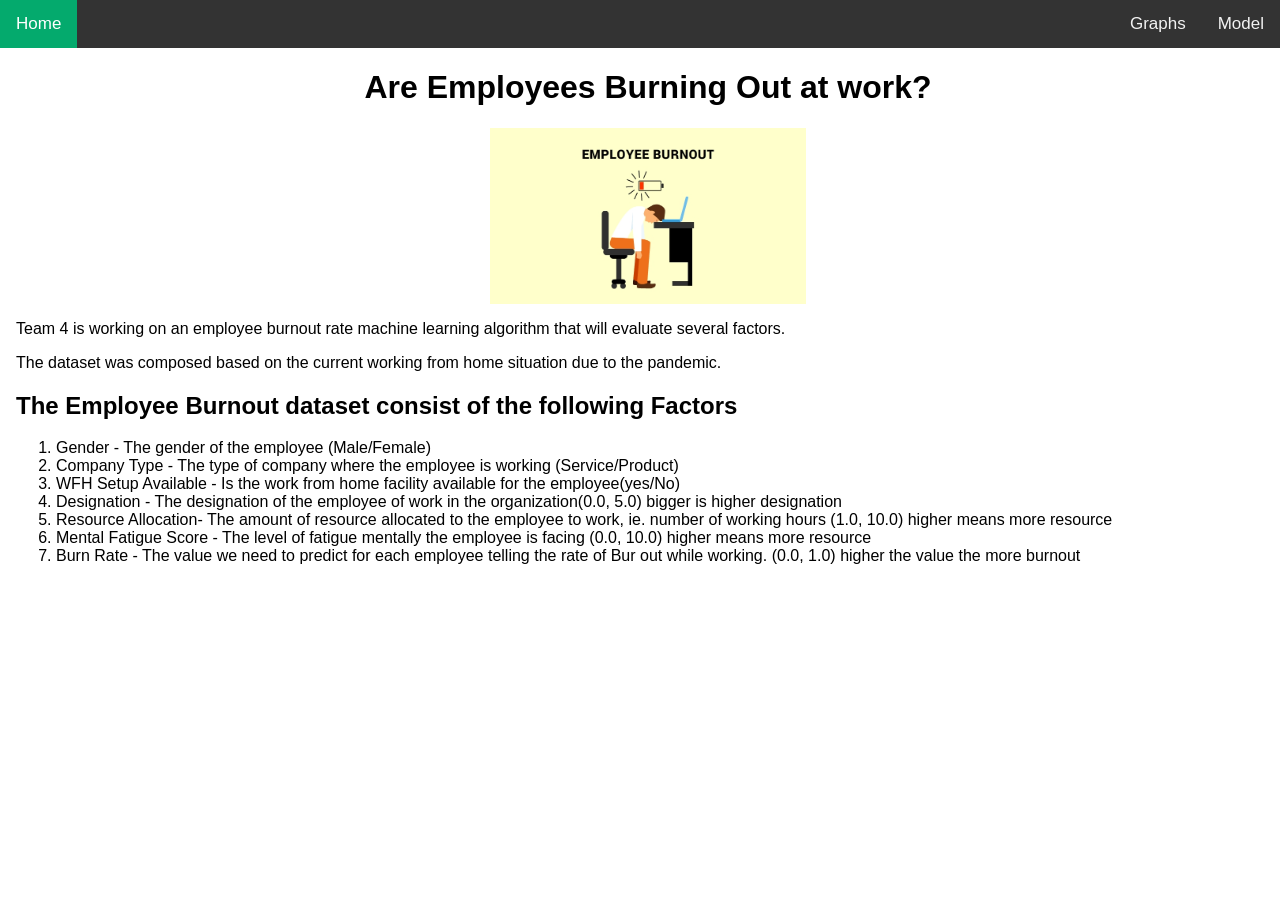
<file: index.html>
<!DOCTYPE html>
<html>
<head>
    <meta name="viewport" content="width=device-width, initial-scale=1">
    <link rel="stylesheet" href="style/style.css">
</head>
<body>

    <div class="topnav">
        <a class="active" href="#home">Home</a>
        
        <div class="topnav-right">
            <a href="html/sharice.html">Graphs</a>
            <a href="html/keiko.html">Model</a>
            
        </div>
    </div>
   
    <div style="padding-left:16px">
        <center><h1>Are Employees Burning Out at work?</h1></center>
        <img src="images/employeeburn.jpg" alt="Burnout" class="center">
        <p>Team 4 is working on an employee burnout rate machine learning algorithm that will evaluate several factors. </p>
        <p> The dataset was composed based on the current working from home situation due to the pandemic.</p>
        <h2>The Employee Burnout dataset consist of the following Factors</h2>
        <ol>
            <li>Gender - The gender of the employee (Male/Female)</li>
            <li>Company Type - The type of company where the employee is working (Service/Product)</li>
            <li>WFH Setup Available - Is the work from home facility available for the employee(yes/No)</li>
            <li>Designation - The designation of the employee of work in the organization(0.0, 5.0) bigger is higher designation</li>
            <li>Resource Allocation- The amount of resource allocated to the employee to work, ie. number of working hours (1.0, 10.0) higher means more resource</li>
            <li>Mental Fatigue Score - The level of fatigue mentally the employee is facing (0.0, 10.0) higher means more resource</li>
            <li>Burn Rate - The value we need to predict for each employee telling the rate of Bur out while working. (0.0, 1.0) higher the value the more burnout</li>
        </ol>

    </div>


</body>
</html>
</file>
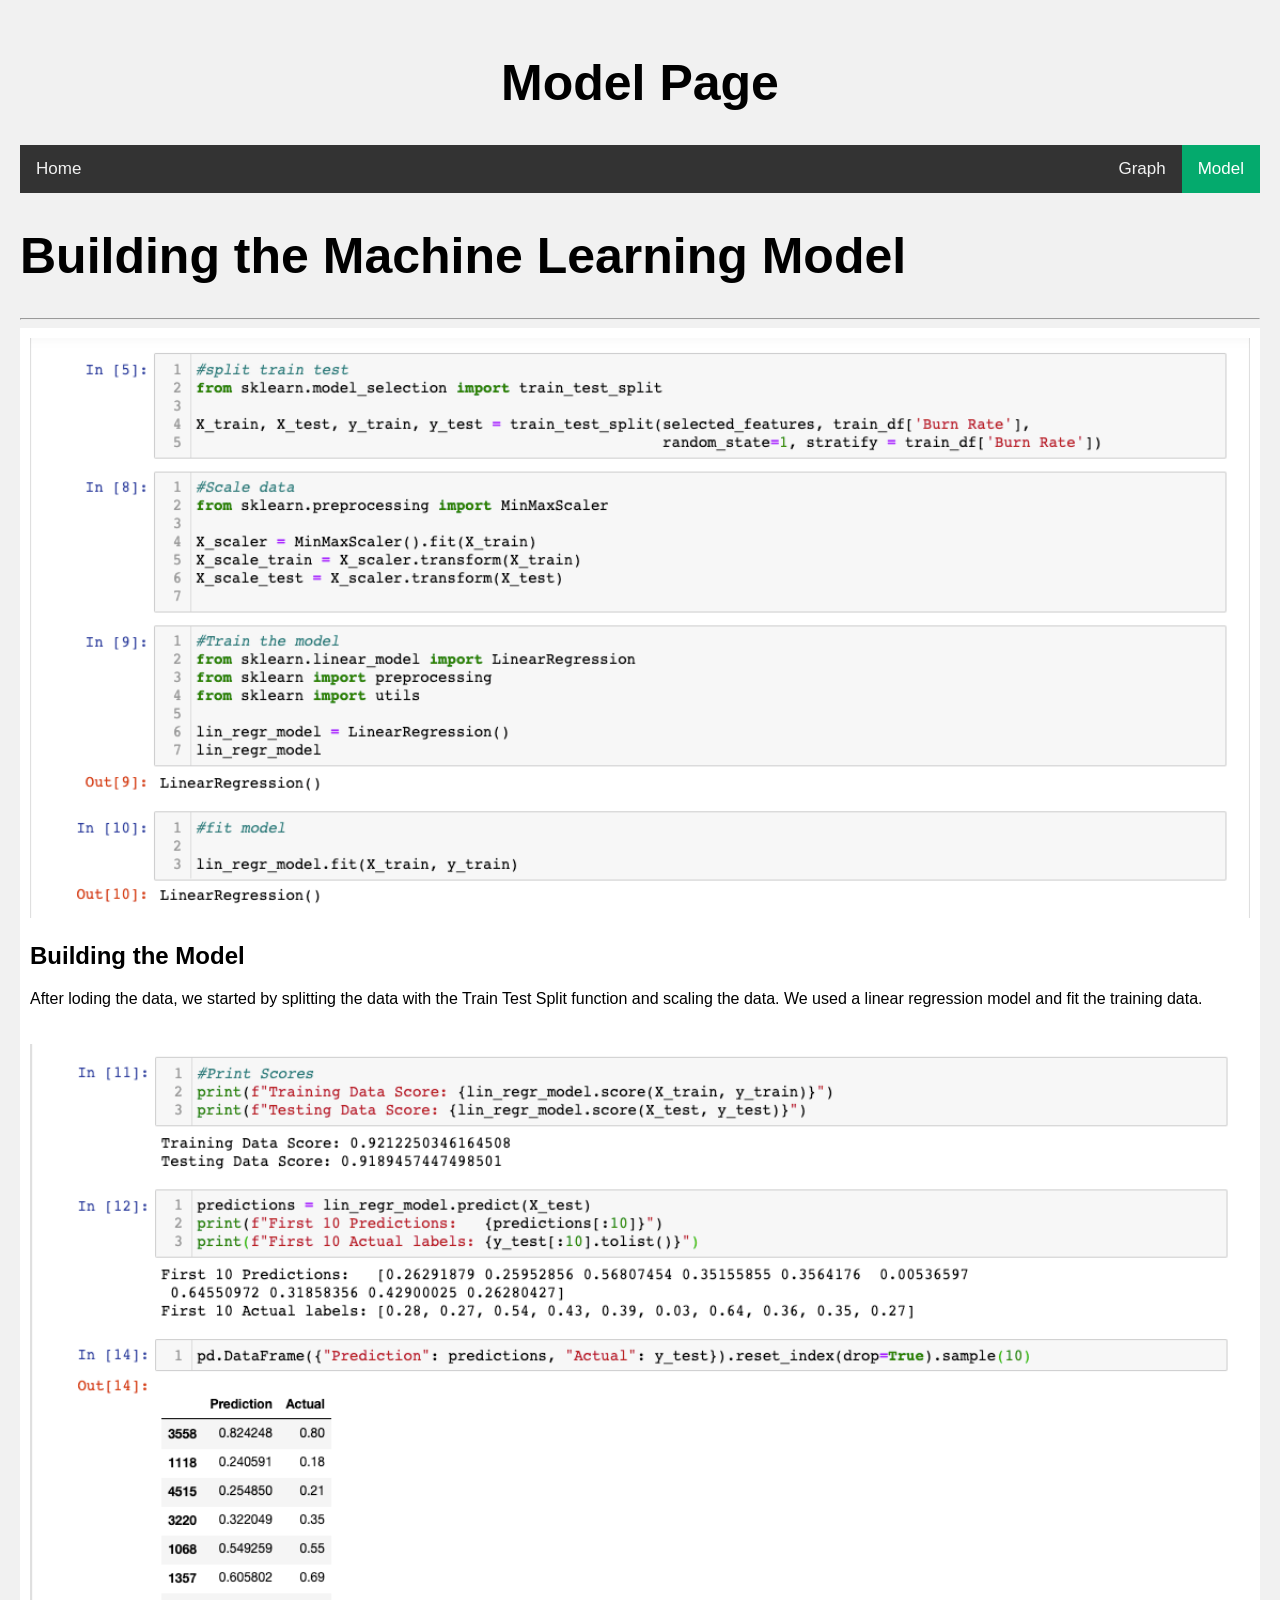
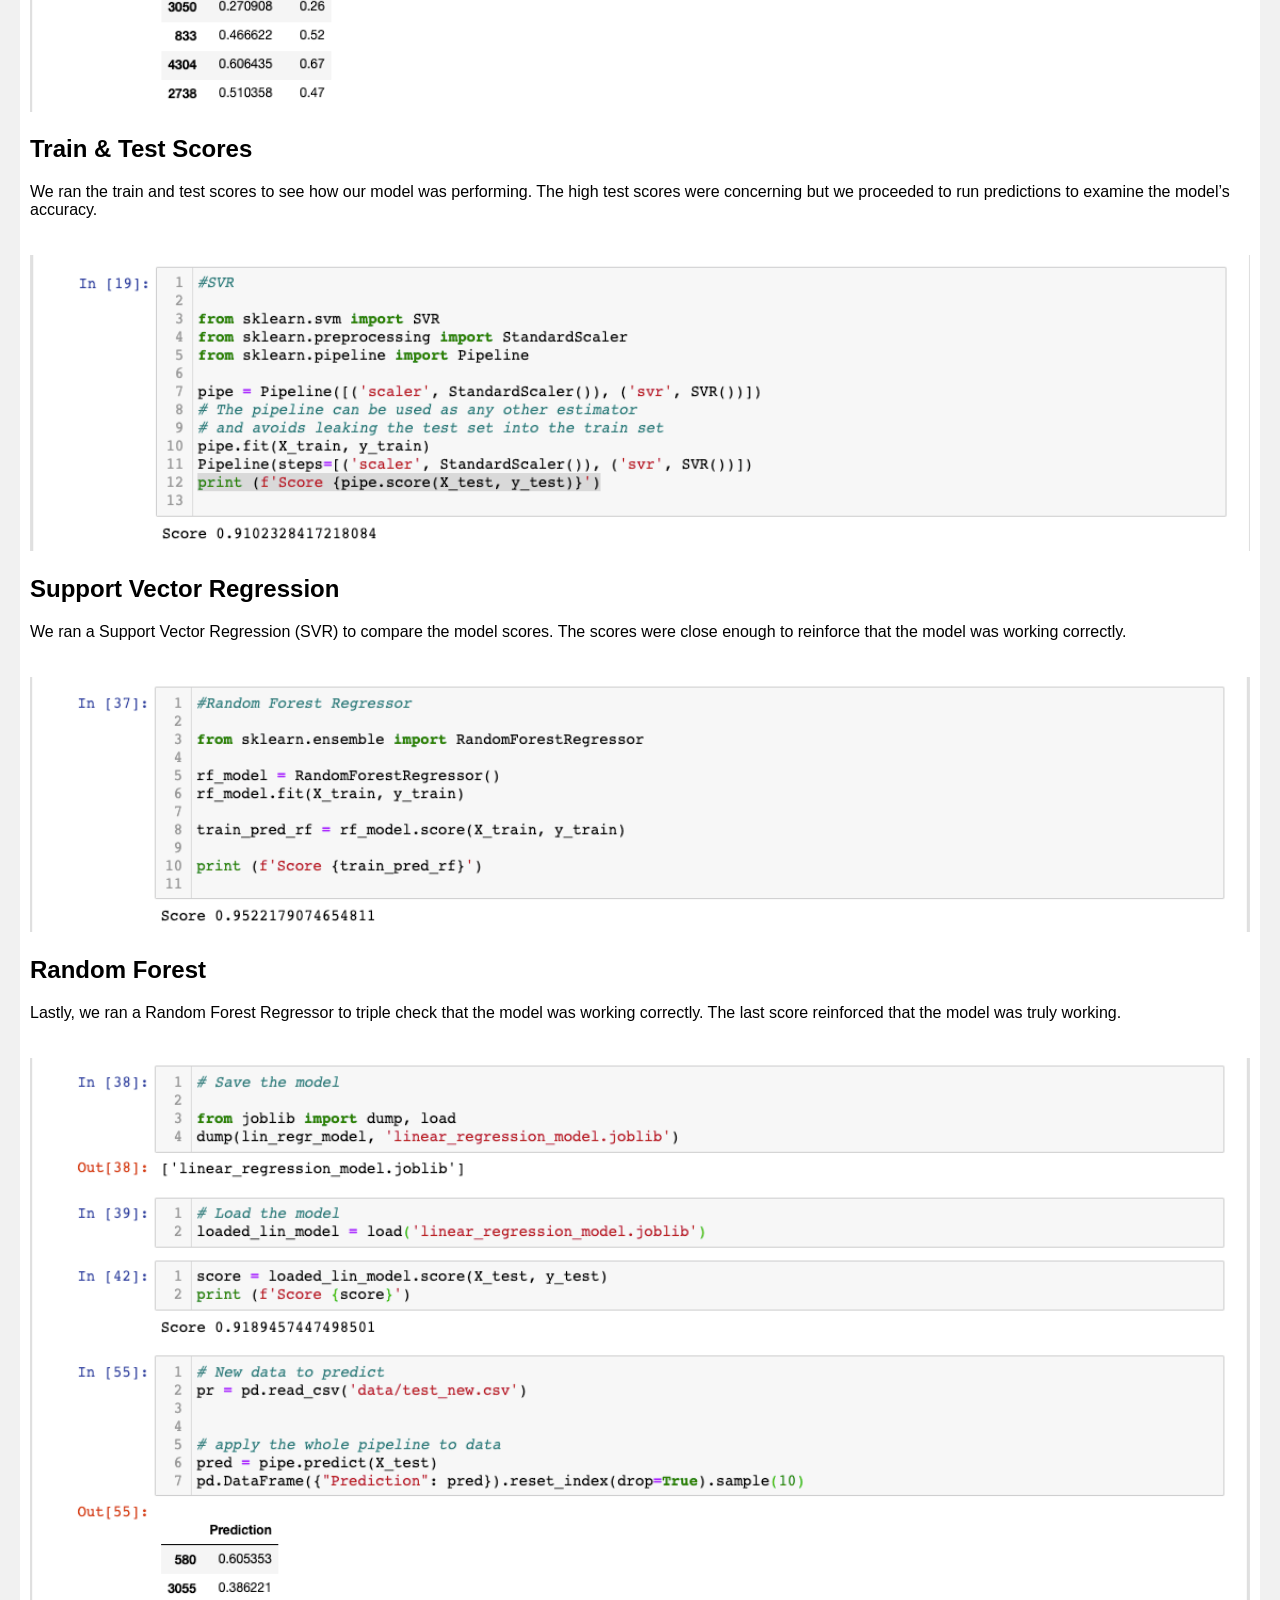
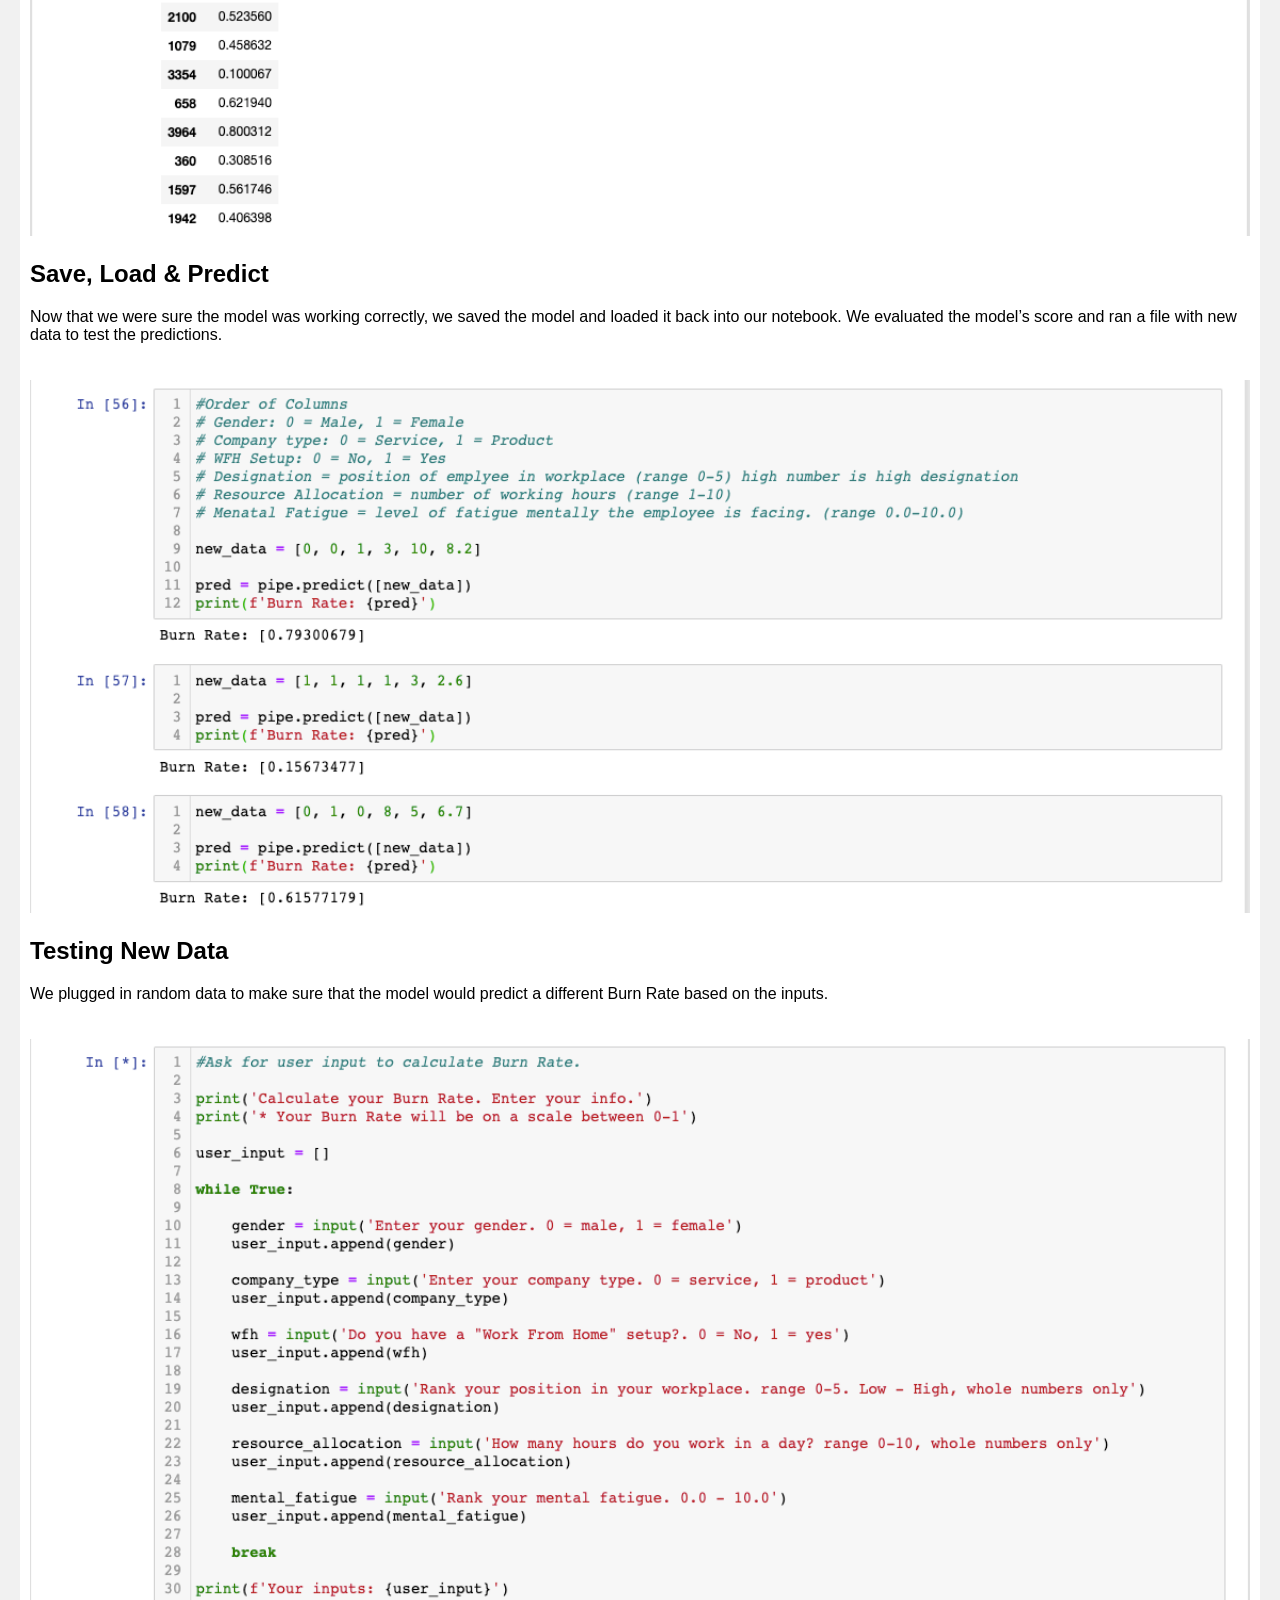
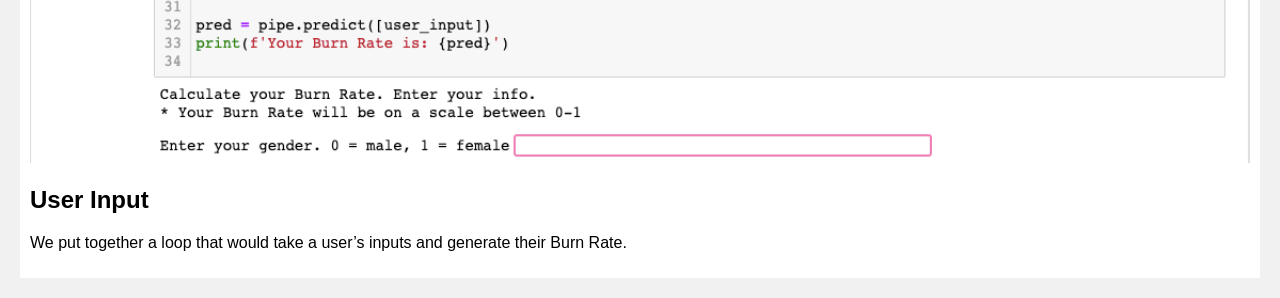
<file: html/keiko.html>
<!DOCTYPE html>
<html>
<head>
    <meta name="viewport" content="width=device-width, initial-scale=1">
    <link rel="stylesheet" href="../style/style.css">
    <style>
        * {
            box-sizing: border-box;
        }

        body {
            background-color: #f1f1f1;
            padding: 20px;
            font-family: Arial;
        }

        /* Center website */
        .main {
            max-width: 1000px;
            margin: auto;
        }

        h1 {
            font-size: 50px;
            word-break: break-all;
        }

        .row {
            margin: 10px -16px;
        }

            /* Add padding BETWEEN each column */
            .row,
            .row > .column {
                padding: 8px;
            }

        /* Create three equal columns that floats next to each other */
        .column {
            float: left;
            width: 33.33%;
            display: none; /* Hide all elements by default */
        }

        /* Clear floats after rows */
        .row:after {
            content: "";
            display: table;
            clear: both;
        }

        /* Content */
        .content {
            background-color: white;
            padding: 10px;
        }

        /* The "show" class is added to the filtered elements */
        .show {
            display: block;
        }

        /* Style the buttons */
        .btn {
            border: none;
            outline: none;
            padding: 12px 16px;
            background-color: white;
            cursor: pointer;
        }

            .btn:hover {
                background-color: #ddd;
            }

            .btn.active {
                background-color: #666;
                color: white;
            }
    </style> 
</head>
<body>
    <center><h1>Model Page</h1></center>
    <div class="topnav">
        <a href="../index.html">Home</a>
        
        <div class="topnav-right">
            <a href="sharice.html">Graph</a>
            <a class="active" href="keiko.html">Model</a>
           
        </div>
    </div>
    <div>
        <h1>Building the Machine Learning Model</h1>
        <hr>

        
        <!-- <div id="myBtnContainer">
           
            <button class="btn" onclick="filterSelection('nature')"> Count</button>
            <button class="btn" onclick="filterSelection('cars')"> Rate</button>
            <button class="btn" onclick="filterSelection('all')"> Show all</button>
        </div> -->

        <!-- Portfolio Gallery Grid -->
        <!-- <div class="row"> -->
            <!-- <div class="column nature"> -->
                <div class="content">
                    <img src="../images/01_building_model_ky.png" alt="Gender" style="width:100%">
                    <h2>Building the Model</h2>
                    <p>After loding the data, we started by splitting the data with the Train Test Split function and scaling the data. We used a linear regression model and fit the training data.</p>
                </div>
            <!-- </div> -->
            <!-- <div class="column nature">+- -->
                <div class="content">
                    <img src="../images/02_train_test_scores_ky.png" alt="WFH" style="width:100%">
                    <h2>Train & Test Scores</h2>
                    <p>We ran the train and test scores to see how our model was performing. The high test scores were concerning but we proceeded to run predictions to examine the model’s accuracy.</p>
                </div>
            <!-- </div> -->
            <!-- <div class="column nature"> -->
                <div class="content">
                    <img src="../images/03_svr_ky.png" alt="Nature" style="width:100%">
                    <h2>Support Vector Regression</h2>
                    <p>We ran a Support Vector Regression (SVR) to compare the model scores. The scores were close enough to reinforce that the model was working correctly. 
                    </p>
                </div>
            <!-- </div> -->

            <!-- <div class="column cars"> -->
                <div class="content">
                    <img src="../images/04_random_forest_ky.png" alt="Car" style="width:100%">
                    <h2>Random Forest</h2>
                    <p>Lastly, we ran a Random Forest Regressor to triple check that the model was working correctly. The last score reinforced that the model was truly working. </p>
                </div>
            <!-- </div> -->
            <!-- <div class="column cars"> -->
                <div class="content">
                    <img src="../images/05_save_load_predict_ky.png" alt="Car" style="width:100%">
                    <h2>Save, Load & Predict</h2>
                    <p>Now that we were sure the model was working correctly, we saved the model and loaded it back into our notebook. We evaluated the model’s score and ran a file with new data to test the predictions.</p>
                </div>
            <!-- </div> -->
            <!-- <div class="column cars"> -->
                <div class="content">
                    <img src="../images/06_testing_new_data_ky.png" alt="Car" style="width:100%">
                    <h2>Testing New Data</h2>
                    <p>We plugged in random data to make sure that the model would predict a different Burn Rate based on the inputs. </p>
                </div>
            <!-- </div> -->

            <!-- <div class="column cars"> -->
                <div class="content">
                    <img src="../images/07_user_input_ky.png" alt="Car" style="width:100%">
                    <h2>User Input</h2>
                    <p>We put together a loop that would take a user’s inputs and generate their Burn Rate.</p>
                </div>
            <!-- </div> -->

   
            <!-- END GRID -->
        </div>

        <!-- END MAIN -->
    </div>

    <script>
filterSelection("all")
function filterSelection(c) {
  var x, i;
  x = document.getElementsByClassName("column");
  if (c == "all") c = "";
  for (i = 0; i < x.length; i++) {
    w3RemoveClass(x[i], "show");
    if (x[i].className.indexOf(c) > -1) w3AddClass(x[i], "show");
  }
}

function w3AddClass(element, name) {
  var i, arr1, arr2;
  arr1 = element.className.split(" ");
  arr2 = name.split(" ");
  for (i = 0; i < arr2.length; i++) {
    if (arr1.indexOf(arr2[i]) == -1) {element.className += " " + arr2[i];}
  }
}

function w3RemoveClass(element, name) {
  var i, arr1, arr2;
  arr1 = element.className.split(" ");
  arr2 = name.split(" ");
  for (i = 0; i < arr2.length; i++) {
    while (arr1.indexOf(arr2[i]) > -1) {
      arr1.splice(arr1.indexOf(arr2[i]), 1);
    }
  }
  element.className = arr1.join(" ");
}


// Add active class to the current button (highlight it)
var btnContainer = document.getElementById("myBtnContainer");
var btns = btnContainer.getElementsByClassName("btn");
for (var i = 0; i < btns.length; i++) {
  btns[i].addEventListener("click", function(){
    var current = document.getElementsByClassName("active");
    current[0].className = current[0].className.replace(" active", "");
    this.className += " active";
  });
}
    </script>

</body>
</html>
</file>
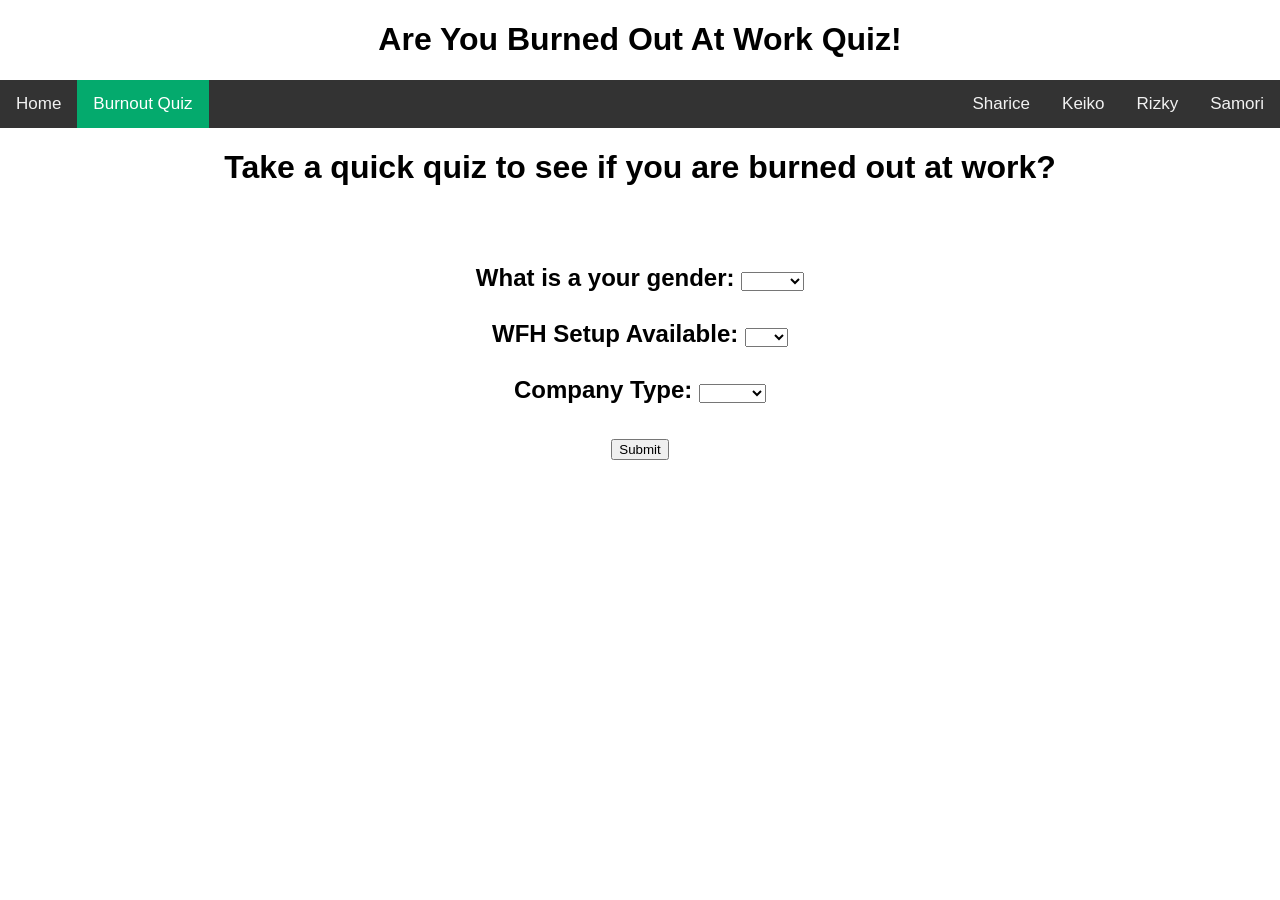
<file: html/quiz.html>
<!DOCTYPE html>
<html>
<head>
    <meta name="viewport" content="width=device-width, initial-scale=1">
    <link rel="stylesheet" href="../style/style.css">
</head>
<body>
    <center><h1>Are You Burned Out At Work Quiz!</h1></center>
    <div class="topnav">
        <a href="../index.html">Home</a>
        <a class="active" href="quiz.html">Burnout Quiz</a>
        <div class="topnav-right">
            <a href="sharice.html">Sharice</a>
            <a href="keiko.html">Keiko</a>
            <a href="rizky.html">Rizky</a>
            <a href="samori.html">Samori</a>
        </div>
    </div>
    <center> <h1>Take a quick quiz to see if you are burned out at work?</h1></center>
    <br />
    <br />


    <center><h2>
    <form action="/action_page.php">
        <label for="gender">What is a your gender:</label>
        <select id="gender" name="gender">
            <option value=""></option>
            <option value="female">female</option>
            <option value="male">male</option>
        </select>
        <br />
        <br />
        <label for="WFH">WFH Setup Available:</label>
        <select id="WFH" name="WFH">
            <option value=""></option>
            <option value="yes">yes</option>
            <option value="no">no</option>
        </select>
        <br />
        <br />
        <label for="Company">Company Type:</label>
        <select id="Company" name="Company">
            <option value=""></option>
            <option value="product">product</option>
            <option value="service">service</option>
        </select>
        <br />
        <br />
        <input type="submit">
    </form>
</h2>
    </center>



</body>
</html>
</file>
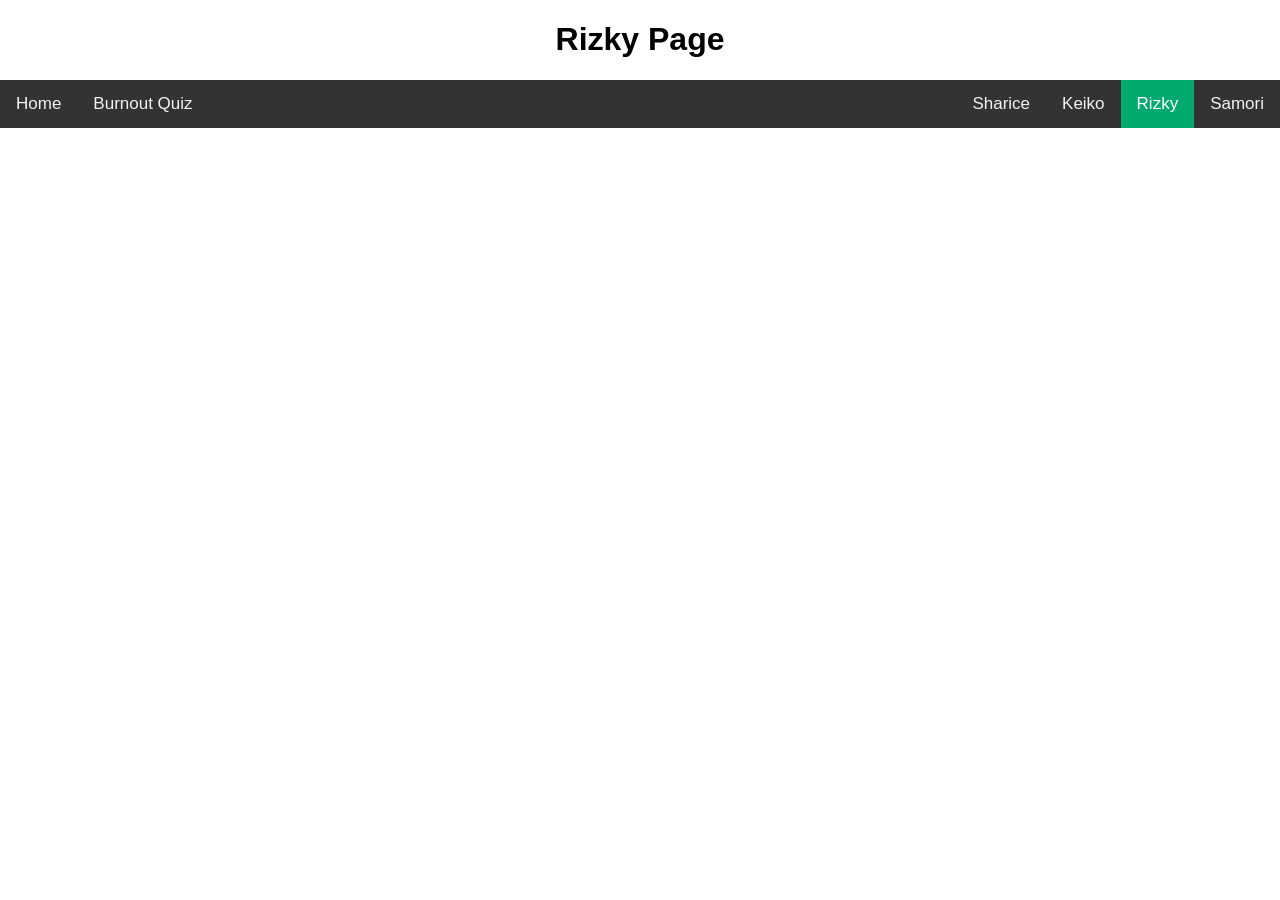
<file: html/rizky.html>
<!DOCTYPE html>
<html>
<head>
    <meta name="viewport" content="width=device-width, initial-scale=1">
    <link rel="stylesheet" href="../style/style.css">
</head>
<body>
    <center><h1>Rizky Page</h1></center>
    <div class="topnav">
        <a href="../index.html">Home</a>
        <a  href="quiz.html">Burnout Quiz</a>
        <div class="topnav-right">
            <a href="sharice.html">Sharice</a>
            <a href="keiko.html">Keiko</a>
            <a class="active"href="rizky.html">Rizky</a>
            <a href="samori.html">Samori</a>
        </div>
    </div>
</body>
</html>
</file>
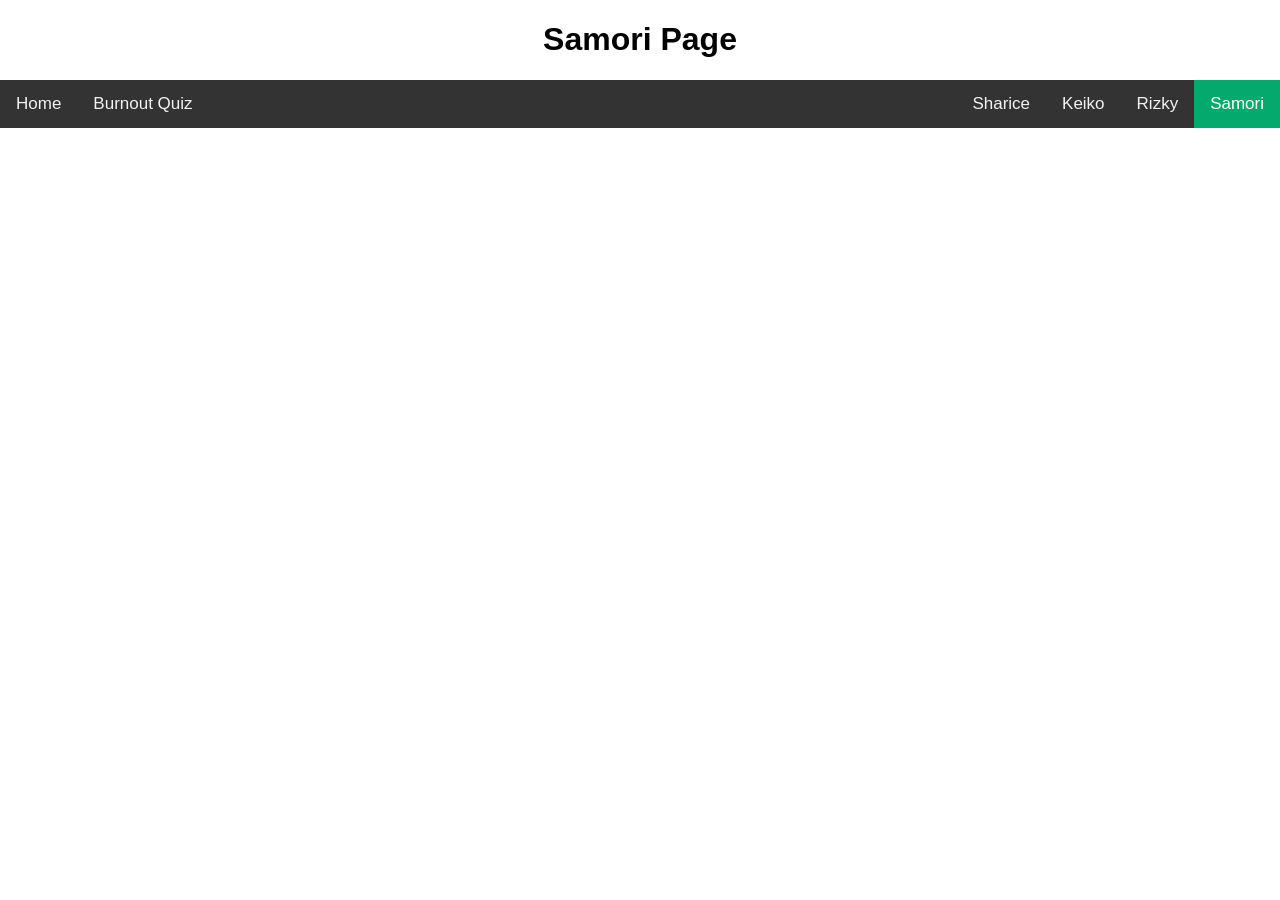
<file: html/samori.html>
<!DOCTYPE html>
<html>
<head>
    <meta name="viewport" content="width=device-width, initial-scale=1">
    <link rel="stylesheet" href="../style/style.css">
</head>
<body>
    <center><h1>Samori Page</h1></center>
    <div class="topnav">
        <a href="../index.html">Home</a>
        <a href="quiz.html">Burnout Quiz</a>
        <div class="topnav-right">
            <a href="sharice.html">Sharice</a>
            <a href="keiko.html">Keiko</a>
            <a href="rizky.html">Rizky</a>
            <a class="active"href="samori.html">Samori</a>
        </div>
    </div>
</body>
</html>
</file>
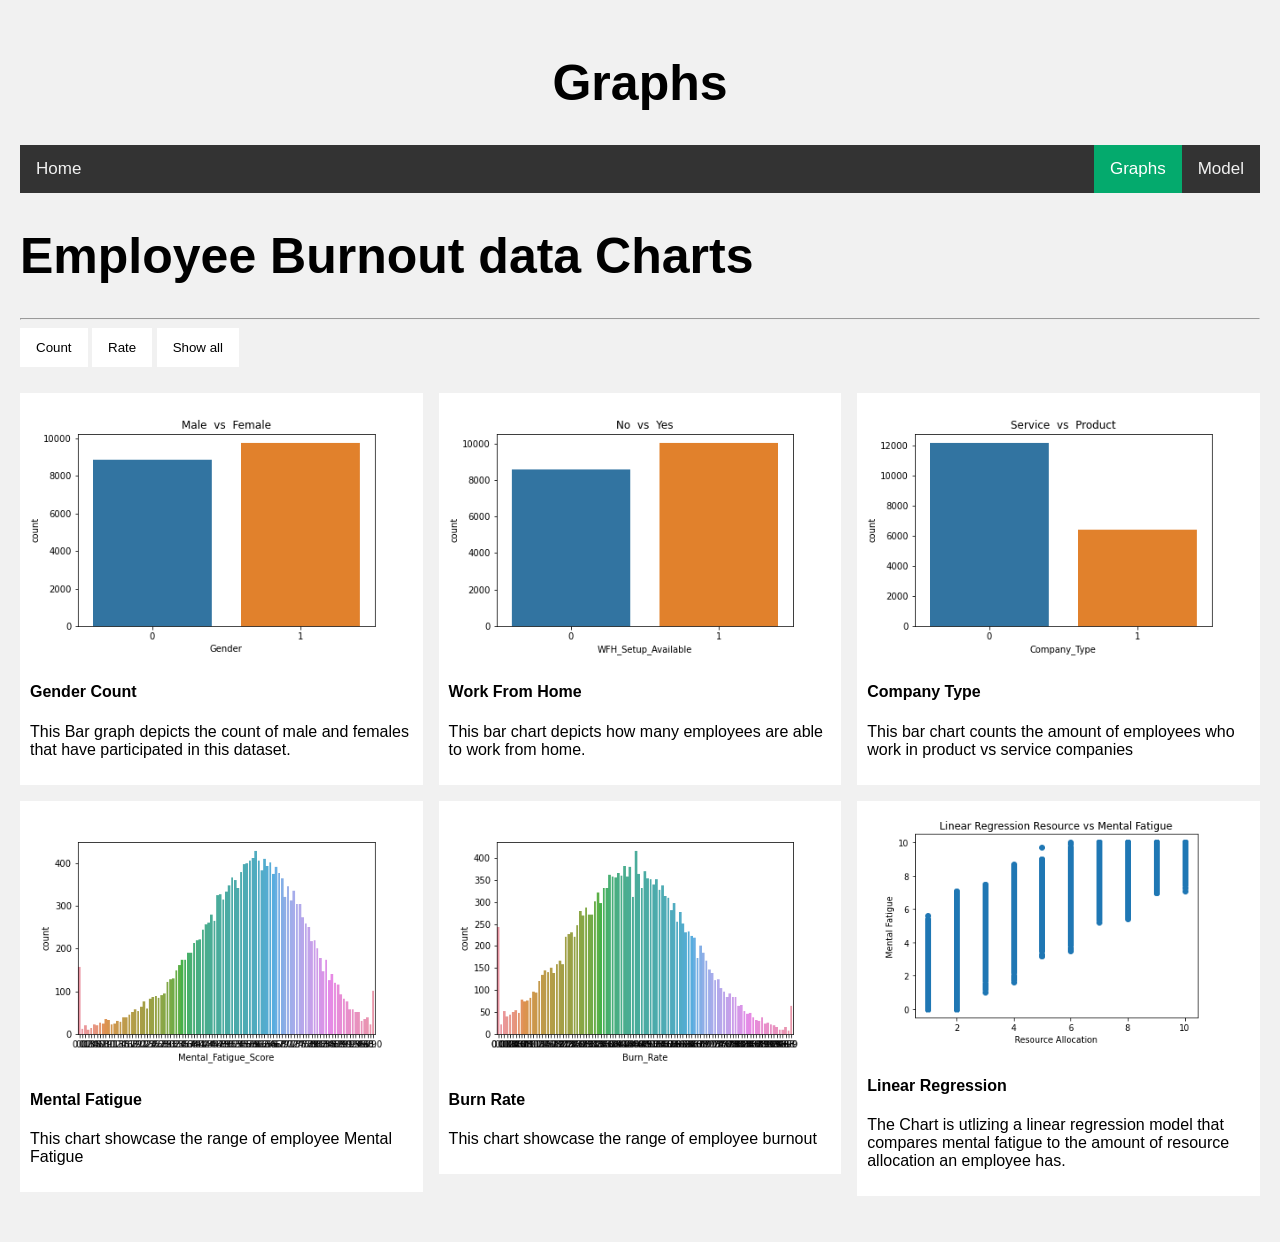
<file: html/sharice.html>
<!DOCTYPE html>
<html>
<head>
    <meta name="viewport" content="width=device-width, initial-scale=1">
    <link rel="stylesheet" href="../style/style.css">
    <style>
        * {
            box-sizing: border-box;
        }

        body {
            background-color: #f1f1f1;
            padding: 20px;
            font-family: Arial;
        }

        /* Center website */
        .main {
            max-width: 1000px;
            margin: auto;
        }

        h1 {
            font-size: 50px;
            word-break: break-all;
        }

        .row {
            margin: 10px -16px;
        }

            /* Add padding BETWEEN each column */
            .row,
            .row > .column {
                padding: 8px;
            }

        /* Create three equal columns that floats next to each other */
        .column {
            float: left;
            width: 33.33%;
            display: none; /* Hide all elements by default */
        }

        /* Clear floats after rows */
        .row:after {
            content: "";
            display: table;
            clear: both;
        }

        /* Content */
        .content {
            background-color: white;
            padding: 10px;
        }

        /* The "show" class is added to the filtered elements */
        .show {
            display: block;
        }

        /* Style the buttons */
        .btn {
            border: none;
            outline: none;
            padding: 12px 16px;
            background-color: white;
            cursor: pointer;
        }

            .btn:hover {
                background-color: #ddd;
            }

            .btn.active {
                background-color: #666;
                color: white;
            }
    </style> 
</head>
<body>
    <center><h1>Graphs</h1></center>
    <div class="topnav">
        <a href="../index.html">Home</a>
      
        <div class="topnav-right">
            <a class="active" href="sharice.html"> Graphs</a>
            <a href="keiko.html">Model</a>
           
        </div>
    </div>
    <div>
        <h1>Employee Burnout data Charts</h1>
        <hr>

        
        <div id="myBtnContainer">
           
            <button class="btn" onclick="filterSelection('nature')"> Count</button>
            <button class="btn" onclick="filterSelection('cars')"> Rate</button>
            <button class="btn" onclick="filterSelection('all')"> Show all</button>
        </div>

        <!-- Portfolio Gallery Grid -->
        <div class="row">
            <div class="column nature">
                <div class="content">
                    <img src="../images/GenCoun1.png" alt="Gender" style="width:100%">
                    <h4>Gender Count</h4>
                    <p>This Bar graph depicts the count of male and females that have participated in this dataset.</p>
                </div>
            </div>
            <div class="column nature">
                <div class="content">
                    <img src="../images/WFH1.png" alt="WFH" style="width:100%">
                    <h4>Work From Home</h4>
                    <p>This bar chart depicts how many employees are able to work from home.</p>
                </div>
            </div>
            <div class="column nature">
                <div class="content">
                    <img src="../images/comp1.png" alt="Nature" style="width:100%">
                    <h4>Company Type</h4>
                    <p>This bar chart counts the amount of employees  who work in product vs service companies</p>
                </div>
            </div>

            <div class="column cars">
                <div class="content">
                    <img src="../images/Mental.png" alt="Car" style="width:100%">
                    <h4>Mental Fatigue</h4>
                    <p>This chart showcase the range of employee Mental Fatigue</p>
                </div>
            </div>
            <div class="column cars">
                <div class="content">
                    <img src="../images/Burn.png" alt="Car" style="width:100%">
                    <h4>Burn Rate</h4>
                    <p>This chart showcase the range of employee burnout</p>
                </div>
            </div>
            <div class="column cars">
                <div class="content">
                    <img src="../images/Linear_ResvsMent1.png" alt="Car" style="width:100%">
                    <h4>Linear Regression</h4>
                    <p>The Chart is utlizing a linear regression model that compares mental fatigue to the amount of resource allocation an employee has.</p>
                </div>
            </div>

   
            <!-- END GRID -->
        </div>

        <!-- END MAIN -->
    </div>

    <script>
filterSelection("all")
function filterSelection(c) {
  var x, i;
  x = document.getElementsByClassName("column");
  if (c == "all") c = "";
  for (i = 0; i < x.length; i++) {
    w3RemoveClass(x[i], "show");
    if (x[i].className.indexOf(c) > -1) w3AddClass(x[i], "show");
  }
}

function w3AddClass(element, name) {
  var i, arr1, arr2;
  arr1 = element.className.split(" ");
  arr2 = name.split(" ");
  for (i = 0; i < arr2.length; i++) {
    if (arr1.indexOf(arr2[i]) == -1) {element.className += " " + arr2[i];}
  }
}

function w3RemoveClass(element, name) {
  var i, arr1, arr2;
  arr1 = element.className.split(" ");
  arr2 = name.split(" ");
  for (i = 0; i < arr2.length; i++) {
    while (arr1.indexOf(arr2[i]) > -1) {
      arr1.splice(arr1.indexOf(arr2[i]), 1);
    }
  }
  element.className = arr1.join(" ");
}


// Add active class to the current button (highlight it)
var btnContainer = document.getElementById("myBtnContainer");
var btns = btnContainer.getElementsByClassName("btn");
for (var i = 0; i < btns.length; i++) {
  btns[i].addEventListener("click", function(){
    var current = document.getElementsByClassName("active");
    current[0].className = current[0].className.replace(" active", "");
    this.className += " active";
  });
}
    </script>




  

</body>
</html>
</file>
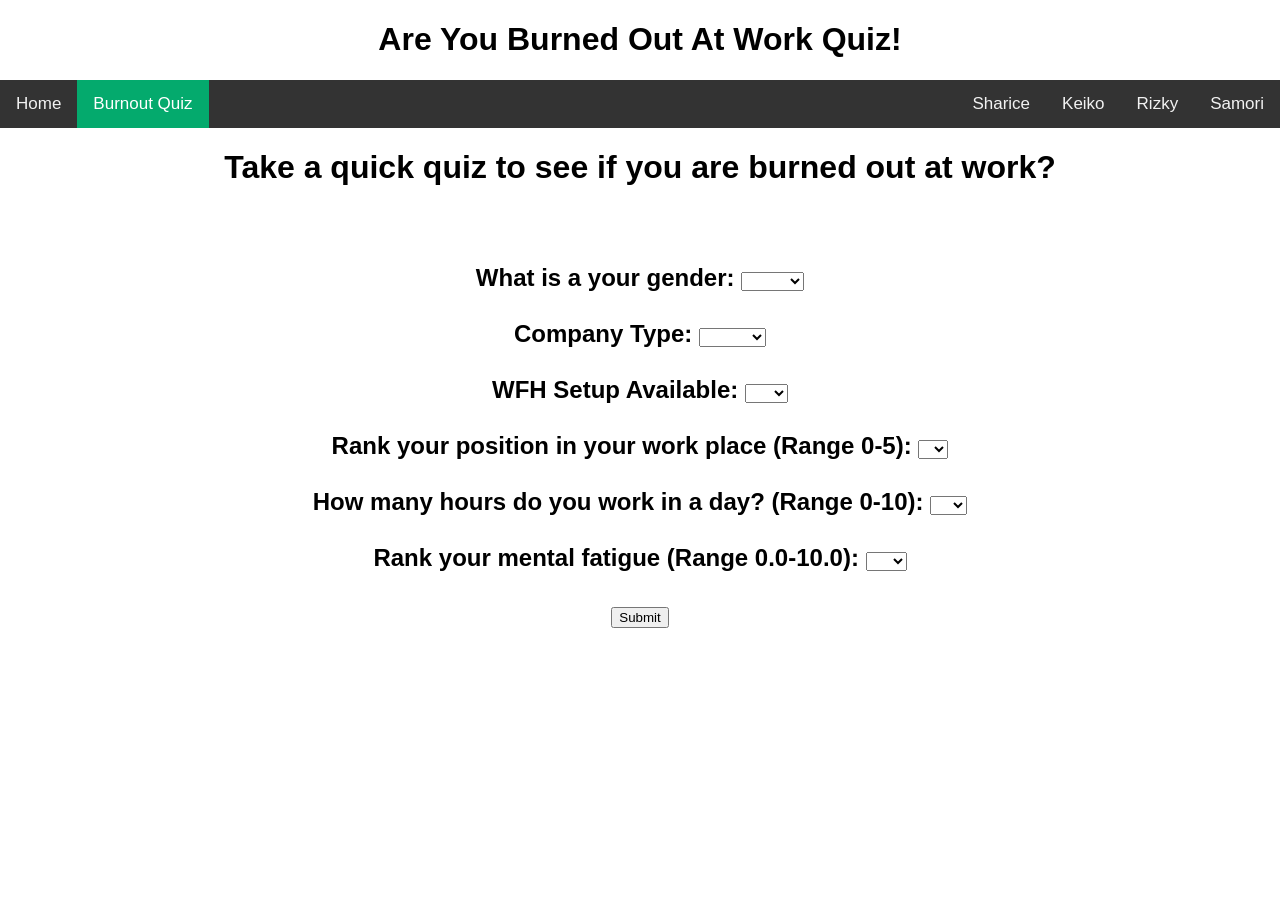
<file: keiko/quiz_ky.html>
<!DOCTYPE html>
<html>
<head>
    <meta name="viewport" content="width=device-width, initial-scale=1">
    <link rel="stylesheet" href="../style/style.css">
</head>
<body>
    <center><h1>Are You Burned Out At Work Quiz!</h1></center>
    <div class="topnav">
        <a href="../index.html">Home</a>
        <a class="active" href="quiz.html">Burnout Quiz</a>
        <div class="topnav-right">
            <a href="sharice.html">Sharice</a>
            <a href="keiko.html">Keiko</a>
            <a href="rizky.html">Rizky</a>
            <a href="samori.html">Samori</a>
        </div>
    </div>
    <center> <h1>Take a quick quiz to see if you are burned out at work?</h1></center>
    <br />
    <br />


    <center><h2>
    <form action="/action_page.php">
        <label for="gender">What is a your gender:</label>
        <select id="gender" name="gender">
            <option value=""></option>
            <option value="male">male</option>
            <option value="female">female</option>
        </select>
        <br />
        <br />
        
        <label for="Company">Company Type:</label>
        <select id="Company" name="Company">
            <option value=""></option>
            <option value="service">service</option>
            <option value="product">product</option>
        </select>
        <br />
        <br />

        <label for="WFH">WFH Setup Available:</label>
        <select id="WFH" name="WFH">
            <option value=""></option>
            <option value="no">no</option>
            <option value="yes">yes</option>
        </select>
        <br />
        <br />

        <label for="Designation">Rank your position in your work place (Range 0-5):</label>
        <select id="Designation" name="Designation">
            <option value=""></option>
            <option value="1">1</option>
            <option value="2">2</option>
            <option value="3">3</option>
            <option value="4">4</option>
            <option value="5">5</option>
        </select>
        <br />
        <br />

        <label for="Resource Allocation">How many hours do you work in a day? (Range 0-10):</label>
        <select id="Designation" name="Designation">
            <option value=""></option>
            <option value="1">1</option>
            <option value="2">2</option>
            <option value="3">3</option>
            <option value="4">4</option>
            <option value="5">5</option>
            <option value="6">6</option>
            <option value="7">7</option>
            <option value="8">8</option>
            <option value="9">9</option>
            <option value="10">10</option>
        </select>
        <br />
        <br />

        <label for="Mental Fatigue">Rank your mental fatigue (Range 0.0-10.0):</label>
        <select id="Mental Fatigue" name="Mental Fatigue">
            <option value=""></option>
            <option value="0.0">0.0</option>
            <option value="0.1">0.1</option>
            <option value="0.2">0.2</option>
            <option value="0.3">0.3</option>
            <option value="0.4">0.4</option>
            <option value="0.5">0.5</option>
            <option value="0.6">0.6</option>
            <option value="0.7">0.7</option>
            <option value="0.8">0.8</option>
            <option value="0.9">0.9</option>
            <option value="1.0">1.0</option>
            <option value="1.1">1.1</option>
            <option value="1.2">1.2</option>
            <option value="1.3">1.3</option>
            <option value="1.4">1.4</option>
            <option value="1.5">1.5</option>
            <option value="1.6">1.6</option>
            <option value="1.7">1.7</option>
            <option value="1.8">1.8</option>
            <option value="1.9">1.9</option>
            <option value="2.0">2.0</option>
            <option value="2.1">2.1</option>
            <option value="2.2">2.2</option>
            <option value="2.3">2.3</option>
            <option value="2.4">2.4</option>
            <option value="2.5">2.5</option>
            <option value="2.6">2.6</option>
            <option value="2.7">2.7</option>
            <option value="2.8">2.8</option>
            <option value="2.9">2.9</option>
            <option value="3.0">3.0</option>
            <option value="3.1">3.1</option>
            <option value="3.2">3.2</option>
            <option value="3.3">3.3</option>
            <option value="3.4">3.4</option>
            <option value="3.5">3.5</option>
            <option value="3.6">3.6</option>
            <option value="3.7">3.7</option>
            <option value="3.8">3.8</option>
            <option value="3.9">3.9</option>
            <option value="4.0">4.0</option>
            <option value="4.1">4.1</option>
            <option value="4.2">4.2</option>
            <option value="4.3">4.3</option>
            <option value="4.4">4.4</option>
            <option value="4.5">4.5</option>
            <option value="4.6">4.6</option>
            <option value="4.7">4.7</option>
            <option value="4.8">4.8</option>
            <option value="4.9">4.9</option>
            <option value="5.0">5.0</option>
            <option value="5.1">5.1</option>
            <option value="5.2">5.2</option>
            <option value="5.3">5.3</option>
            <option value="5.4">5.4</option>
            <option value="5.5">5.5</option>
            <option value="5.6">5.6</option>
            <option value="5.7">5.7</option>
            <option value="5.8">5.8</option>
            <option value="5.9">5.9</option>
            <option value="6.0">6.0</option>
            <option value="6.1">6.1</option>
            <option value="6.2">6.2</option>
            <option value="6.3">6.3</option>
            <option value="6.4">6.4</option>
            <option value="6.5">6.5</option>
            <option value="6.6">6.6</option>
            <option value="6.7">6.7</option>
            <option value="6.8">6.8</option>
            <option value="6.9">6.9</option>
            <option value="7.0">7.0</option>
            <option value="7.1">7.1</option>
            <option value="7.2">7.2</option>
            <option value="7.3">7.3</option>
            <option value="7.4">7.4</option>
            <option value="7.5">7.5</option>
            <option value="7.6">7.6</option>
            <option value="7.7">7.7</option>
            <option value="7.8">7.8</option>
            <option value="7.9">7.9</option>
            <option value="8.0">8.0</option>
            <option value="8.1">8.1</option>
            <option value="8.2">8.2</option>
            <option value="8.3">8.3</option>
            <option value="8.4">8.4</option>
            <option value="8.5">8.5</option>
            <option value="8.6">8.6</option>
            <option value="8.7">8.7</option>
            <option value="8.8">8.8</option>
            <option value="8.9">8.9</option>
            <option value="9.0">9.0</option>
            <option value="9.1">9.1</option>
            <option value="9.2">9.2</option>
            <option value="9.3">9.3</option>
            <option value="9.4">9.4</option>
            <option value="9.5">9.5</option>
            <option value="9.6">9.6</option>
            <option value="9.7">9.7</option>
            <option value="9.8">9.8</option>
            <option value="9.9">9.9</option>
            <option value="10">10</option>
        </select>
        <br />
        <br />
        <input type="submit">
    </form>
</h2>
    </center>



</body>
</html>
</file>
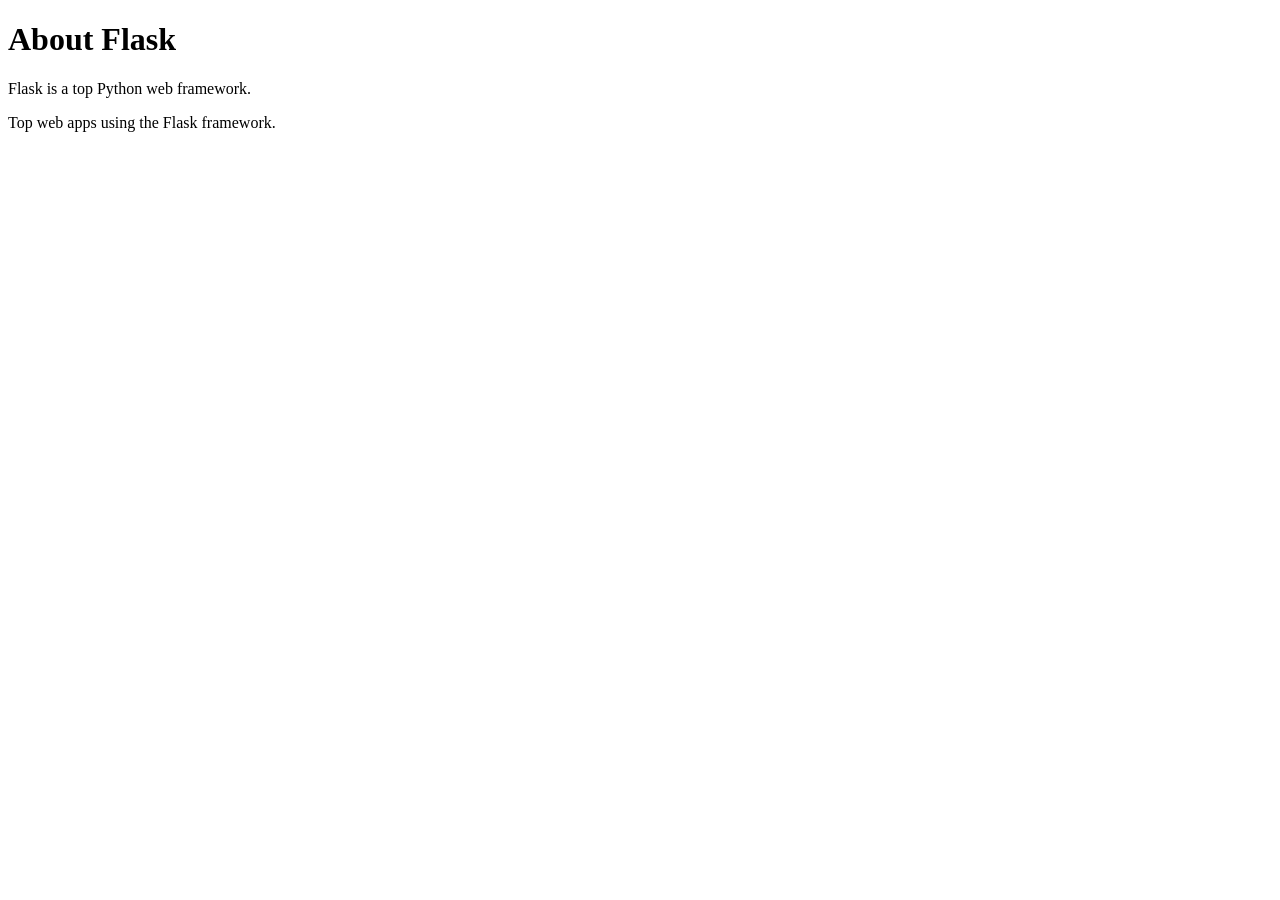
<file: templates/aboutUs.html>
<!DOCTYPE html>
<html lang="en" dir="ltr">
<head>
    <meta charset="utf-8">
    <title>About Flask</title>
</head>
<body>
    <h1> About Flask </h1>
    <p> Flask is a top Python web framework. </p>
    <p> Top web apps using the Flask framework. </p>
</body>
</html>
</file>
<file: style/style.css>
body {
    margin: 0;
    font-family: Verdana, sans-serif;
    font-size: 16px;
}
.center {
    display: block;
    margin-left: auto;
    margin-right: auto;
    width: 25%;
}

.topnav {
    overflow: hidden;
    background-color: #333;
}

    .topnav a {
        float: left;
        color: #f2f2f2;
        text-align: center;
        padding: 14px 16px;
        text-decoration: none;
        font-size: 17px;
    }

        .topnav a:hover {
            background-color: #ddd;
            color: black;
        }

        .topnav a.active {
            background-color: #04AA6D;
            color: white;
        }

.topnav-right {
    float: right;
}
</file>
